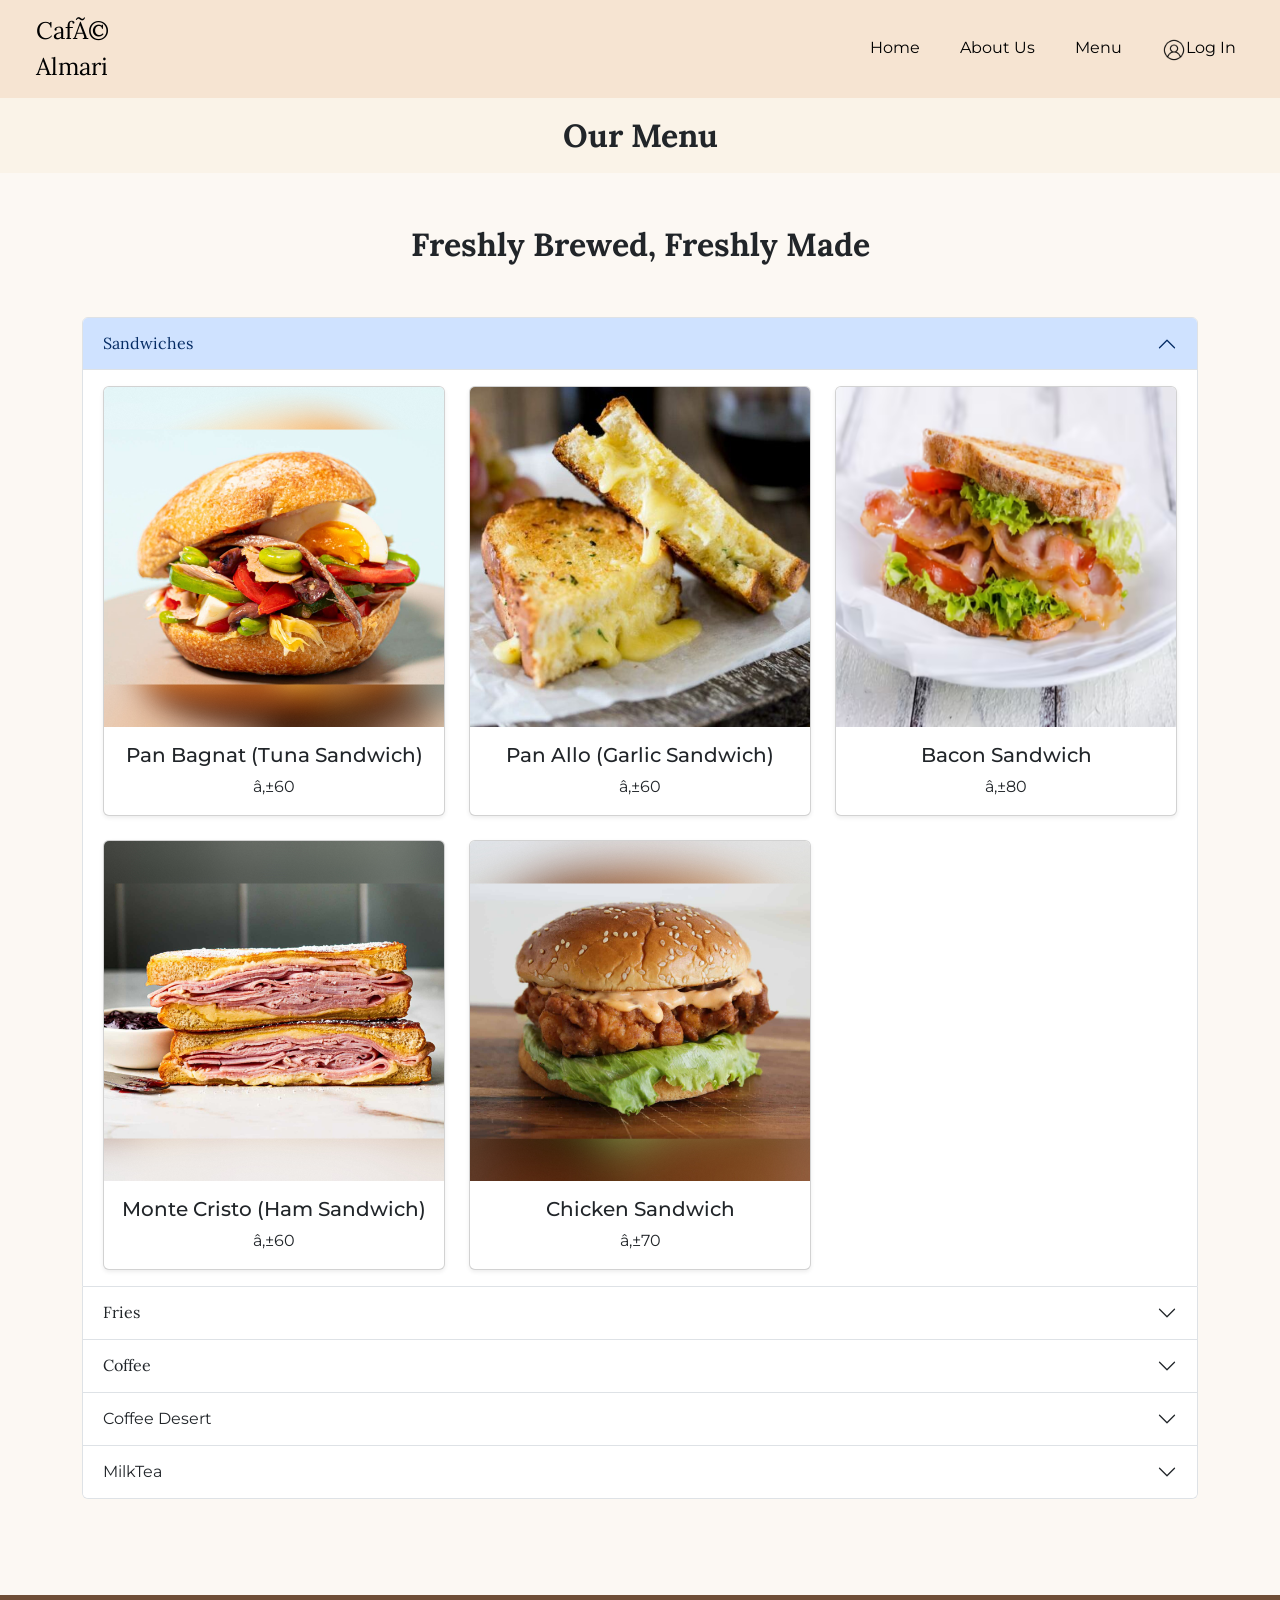
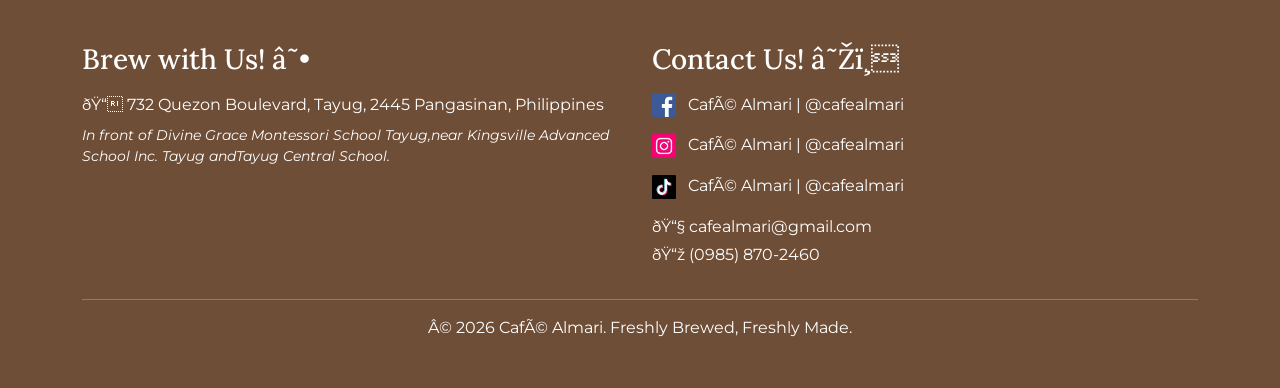
<file: Menu.html>
<!DOCTYPE html>
<html>
    <head>
        <meta name="viewport" content="width=device-width,initial-scale=1.0"/>
        <link rel="preconnect" href="https://fonts.google.com/specimen/Lora">
        <link rel="icon" type="image/png" sizes="32x32" href="icons/cafe almari.jpeg">
        <title>Menu | Café Almari</title>
        <link rel="stylesheet" href="style.css">
        <link rel="preconnect" href="https://fonts.googleapis.com">
        <link rel="preconnect" href="https://fonts.gstatic.com" crossorigin>
        <link href="https://fonts.googleapis.com/css2?family=Lora:wght@400;500;600;700&family=Montserrat:wght@300;400;500;600;700&display=swap" rel="stylesheet">
        <link href="https://cdn.jsdelivr.net/npm/bootstrap@5.3.8/dist/css/bootstrap.min.css" rel="stylesheet" integrity="sha384-sRIl4kxILFvY47J16cr9ZwB07vP4J8+LH7qKQnuqkuIAvNWLzeN8tE5YBujZqJLB" crossorigin="anonymous">
        <script src="https://cdn.jsdelivr.net/npm/bootstrap@5.3.8/dist/js/bootstrap.bundle.min.js" integrity="sha384-FKyoEForCGlyvwx9Hj09JcYn3nv7wiPVlz7YYwJrWVcXK/BmnVDxM+D2scQbITxI" crossorigin="anonymous"></script>
    </head>
    <header class="sticky-top">
        <nav class="navbar navbar-expand-md">
            <div class="container-fluid">
                <a class="navbar-brand font-Lora ms-4 fs-4" href="index.html">Café<br>Almari</a>
                <button class="navbar-toggler" type="button" data-bs-toggle="collapse" data-bs-target="#navbarTogglerDemo02" aria-controls="navbarTogglerDemo02" aria-expanded="false" aria-label="Toggle navigation">
                <span class="navbar-toggler-icon"></span>
                </button>
                <div class="collapse navbar-collapse" id="navbarTogglerDemo02">
                    <ul class="navbar-nav font-Montserrat ms-auto">
                        <li class="nav-item me-4">
                            <a class="nav-link active" aria-current="page" href="index.html">Home</a>
                        </li>
                        <li class="nav-item me-4">
                            <a class="nav-link active" aria-current="page" href="About Us.html">About Us</a>
                        </li>
                        <li class="nav-item me-4">
                            <a class="nav-link active" aria-current="page" href="Menu.html">Menu</a>
                        </li>
                        <li class="nav-item me-4">
                            <a class="nav-link active" aria-current="page" href="sign login.html">
                                <img src="icons/profile.png" alt="Logo" width="24" height="24" class="d-inline-block align-text-top">Log In</a>
                        </li>
                    </ul>
                </div>
            </div>
        </nav>
    </header>
    <body class="font-Montserrat" style="background-color: #FCF8F3;">
        <div class="container-fluid d-flex justify-content-center align-items-center font-Lora" style="height: 75px; background-color: #FAF3E8;">
            <p class="fs-2 mb-0"><b>Our Menu</b></p>
        </div>
        <div class="container py-5">
            <p class="font-Lora text-center fs-2 mb-5"><b>Freshly Brewed, Freshly Made</b></p>
        <div class="accordion" id="accordionExample">
            <div class="accordion-item">
                <h2 class="accordion-header">
                <button class="accordion-button font-Lora" type="button" data-bs-toggle="collapse" data-bs-target="#collapseOne" aria-expanded="true" aria-controls="collapseOne">
                    Sandwiches
                </button>
                </h2>
                <div id="collapseOne" class="accordion-collapse collapse show" data-bs-parent="#accordionExample">
                    <div class="accordion-body">
                        <div class="row g-4">
                            <div class="col-md-4">
                                <div class="card h-100 shadow-sm">
                                    <img src="sandwiches/tuna sandwich.jpg" class="card-img-top" alt="Pan Bagnat (Tuna Sandwich)">
                                    <div class="card-body text-center">
                                        <h5 class="font-Montserrat">Pan Bagnat (Tuna Sandwich)</h5>
                                        <p class="mb-0 font-Montserrat">₱60</p>
                                    </div>
                                </div>
                            </div>
                            <div class="col-md-4">
                                <div class="card h-100 shadow-sm">
                                    <img src="sandwiches/garlic sandwich.jpg" class="card-img-top" alt="Pan Allo (Garlic Sandwich)">
                                    <div class="card-body text-center">
                                        <h5 class="font-Montserrat">Pan Allo (Garlic Sandwich)</h5>
                                        <p class="mb-0 font-Montserrat">₱60</p>
                                    </div>
                                </div>
                            </div>
                            <div class="col-md-4">
                                <div class="card h-100 shadow-sm">
                                    <img src="sandwiches/bacon sandwich.avif" class="card-img-top" alt="Bacon Sandwich">
                                    <div class="card-body text-center">
                                        <h5 class="font-Montserrat">Bacon Sandwich</h5>
                                        <p class="mb-0 font-Montserrat">₱80</p>
                                    </div>
                                </div>
                            </div>
                            <div class="col-md-4">
                                <div class="card h-100 shadow-sm">
                                    <img src="sandwiches/ham sandwich.jpg" class="card-img-top" alt="Monte Cristo (Ham Sandwich)">
                                    <div class="card-body text-center">
                                        <h5 class="font-Montserrat">Monte Cristo (Ham Sandwich)</h5>
                                        <p class="mb-0 font-Montserrat">₱60</p>
                                    </div>
                                </div>
                            </div>
                            <div class="col-md-4">
                                <div class="card h-100 shadow-sm">
                                    <img src="sandwiches/chicken sandwich.jpg" class="card-img-top" alt="Chicken Sandwich">
                                    <div class="card-body text-center">
                                        <h5 class="font-Montserrat">Chicken Sandwich</h5>
                                        <p class="mb-0 font-Montserrat">₱70</p>
                                    </div>
                                </div>
                            </div>
                        </div>
                    </div>
                </div>
            </div>
            <div class="accordion-item">
                <h2 class="accordion-header">
                <button class="accordion-button collapsed font-Lora" type="button" data-bs-toggle="collapse" data-bs-target="#collapseTwo" aria-expanded="false" aria-controls="collapseTwo">
                    Fries
                </button>
                </h2>
                <div id="collapseTwo" class="accordion-collapse collapse" data-bs-parent="#accordionExample">
                    <div class="accordion-body">
                        <div class="row g-4">
                            <div class="col-md-4">
                                <div class="card h-100 shadow-sm">
                                    <img src="fries/salt fries.jpg" class="card-img-top" alt="Salty">
                                    <div class="card-body text-center">
                                        <h5 class="font-Montserrat">Salt</h5>
                                        <p class="mb-0 font-Montserrat">₱49</p>
                                    </div>
                                </div>
                            </div>
                            <div class="col-md-4">
                                <div class="card h-100 shadow-sm">
                                    <img src="fries/sour cream fries.jpg" class="card-img-top" alt="Sour Cream">
                                    <div class="card-body text-center">
                                        <h5 class="font-Montserrat">Sour Cream</h5>
                                        <p class="mb-0 font-Montserrat">₱49</p>
                                    </div>
                                </div>
                            </div>
                            <div class="col-md-4">
                                <div class="card h-100 shadow-sm">
                                    <img src="fries/bbq fries.jpg" class="card-img-top" alt="BBQ">
                                    <div class="card-body text-center">
                                        <h5 class="font-Montserrat">BBQ</h5>
                                        <p class="mb-0 font-Montserrat">₱49</p>
                                    </div>
                                </div>
                            </div>
                            <div class="col-md-4">
                                <div class="card h-100 shadow-sm">
                                    <img src="fries/cheese fries.png" class="card-img-top" alt="Cheesy">
                                    <div class="card-body text-center">
                                        <h5 class="font-Montserrat">Cheesy</h5>
                                        <p class="mb-0 font-Montserrat">₱49</p>
                                    </div>
                                </div>
                            </div>
                        </div>
                    </div>
                </div>
            </div>
            <div class="accordion-item">
                <h2 class="accordion-header">
                <button class="accordion-button collapsed font-Lora" type="button" data-bs-toggle="collapse" data-bs-target="#collapseThree" aria-expanded="false" aria-controls="collapseThree">
                    Coffee
                </button>
                </h2>
                <div id="collapseThree" class="accordion-collapse collapse" data-bs-parent="#accordionExample">
                    <div class="accordion-body">
                        <div class="row g-4">
                            <div class="col-md-4">
                                <div class="card h-100 shadow-sm">
                                    <img src="coffee/americano.jpg" class="card-img-top" alt="Americano">
                                    <div class="card-body text-center">
                                        <h5 class="font-Montserrat">Americano</h5>
                                        <p class="mb-0 font-Montserrat">
                                            Iced Coffee (Grande) ₱69<br>
                                            Iced Coffee (Ventidue) ₱79<br>
                                            Hot Coffee ₱69
                                        </p>
                                    </div>
                                </div>
                            </div>
                            <div class="col-md-4">
                                <div class="card h-100 shadow-sm">
                                    <img src="coffee/Cafe Latte.jpg" class="card-img-top" alt="Cafe Latte">
                                    <div class="card-body text-center">
                                        <h5 class="font-Montserrat">Cafe Latte</h5>
                                        <p class="mb-0 font-Montserrat">
                                            Iced Coffee (Grande) ₱80<br>
                                            Iced Coffee (Ventidue) ₱90<br>
                                            Hot Coffee ₱80
                                        </p>
                                    </div>
                                </div>
                            </div>
                            <div class="col-md-4">
                                <div class="card h-100 shadow-sm">
                                    <img src="coffee/Hazelnut Latte.jpg" class="card-img-top" alt="Hazelnut Latte">
                                    <div class="card-body text-center">
                                        <h5 class="font-Montserrat">Hazelnut Latte</h5>
                                        <p class="mb-0 font-Montserrat">
                                            Iced Coffee (Grande) ₱89<br>
                                            Iced Coffee (Ventidue) ₱99
                                        </p>
                                    </div>
                                </div>
                            </div>
                            <div class="col-md-4">
                                <div class="card h-100 shadow-sm">
                                    <img src="coffee/Spanish Latte.jpg" class="card-img-top" alt="Spanish Latte">
                                    <div class="card-body text-center">
                                        <h5 class="font-Montserrat">Spanish Latte</h5>
                                        <p class="mb-0 font-Montserrat">
                                            Iced Coffee (Grande) ₱89<br>
                                            Iced Coffee (Ventidue) ₱99
                                        </p>
                                    </div>
                                </div>
                            </div>
                            <div class="col-md-4">
                                <div class="card h-100 shadow-sm">
                                    <img src="coffee/Matcha Fusion.jpg" class="card-img-top" alt="Matcha Fusion">
                                    <div class="card-body text-center">
                                        <h5 class="font-Montserrat">Matcha Fusion</h5>
                                        <p class="mb-0 font-Montserrat">
                                            Iced Coffee (Grande) ₱89<br>
                                            Iced Coffee (Ventidue) ₱99
                                        </p>
                                    </div>
                                </div>
                            </div>
                            <div class="col-md-4">
                                <div class="card h-100 shadow-sm">
                                    <img src="coffee/almond latte.jpg" class="card-img-top" alt="Almond Latte">
                                    <div class="card-body text-center">
                                        <h5 class="font-Montserrat">Almond Latte</h5>
                                        <p class="mb-0 font-Montserrat">
                                            Iced Coffee (Grande) ₱80<br>
                                            Iced Coffee (Ventidue) ₱90<br>
                                            Hot Coffee ₱80
                                        </p>
                                    </div>
                                </div>
                            </div>
                            <div class="col-md-4">
                                <div class="card h-100 shadow-sm">
                                    <img src="coffee/caramel macchiato.jpg" class="card-img-top" alt="Caramel Macciato">
                                    <div class="card-body text-center">
                                        <h5 class="font-Montserrat">Caramel Macciato</h5>
                                        <p class="mb-0 font-Montserrat">
                                            Iced Coffee (Grande) ₱80<br>
                                            Iced Coffee (Ventidue) ₱90<br>
                                            Hot Coffee ₱80
                                        </p>
                                    </div>
                                </div>
                            </div>
                            <div class="col-md-4">
                                <div class="card h-100 shadow-sm">
                                    <img src="coffee/mocha.jpg" class="card-img-top" alt="Mocha">
                                    <div class="card-body text-center">
                                        <h5 class="font-Montserrat">Mocha</h5>
                                        <p class="mb-0 font-Montserrat">
                                            Iced Coffee (Grande) ₱89<br>
                                            Iced Coffee (Ventidue) ₱99
                                        </p>
                                    </div>
                                </div>
                            </div>
                            <div class="col-md-4">
                                <div class="card h-100 shadow-sm">
                                    <img src="coffee/vanilla latte.jpg" class="card-img-top" alt="Vanilla Latte">
                                    <div class="card-body text-center">
                                        <h5 class="font-Montserrat">Vanilla Latte</h5>
                                        <p class="mb-0 font-Montserrat">
                                            Iced Coffee (Grande) ₱89<br>
                                            Iced Coffee (Ventidue) ₱99
                                        </p>
                                    </div>
                                </div>
                            </div>
                            <div class="col-12">
                                <div class="alert text-center" style="background-color:#F6E4D2;">
                                    <h5 class="font-Lora mb-3">Coffee Add-Ons</h5>
                                    <strong>Extra Shot</strong> — ₱18<br>
                                    <strong>Crunchy Otap</strong> — ₱9<br>
                                    <strong>Mallow Bombs</strong> — ₱11
                                </div>
                            </div>
                        </div>
                    </div>
                </div>
            </div>
            <div class="accordion-item">
                <h2 class="accordion-header">
                <button class="accordion-button collapsed" type="button" data-bs-toggle="collapse" data-bs-target="#collapseFour" aria-expanded="false" aria-controls="collapseFour">
                    Coffee Desert
                </button>
                </h2>
                <div id="collapseFour" class="accordion-collapse collapse" data-bs-parent="#accordionExample">
                    <div class="accordion-body">
                        <div class="col-md-4">
                            <div class="card h-100 shadow-sm">
                                <img src="desert/affogato.jpg" class="card-img-top" alt="Affogato">
                                <div class="card-body text-center">
                                    <h5 class="font-Montserrat">Affogato</h5>
                                    <p class="mb-0 font-Montserrat">
                                        8 oz ₱79
                                    </p>
                                </div>
                            </div>
                        </div>
                    </div>
                </div>
            </div>
            <div class="accordion-item">
                <h2 class="accordion-header">
                <button class="accordion-button collapsed" type="button" data-bs-toggle="collapse" data-bs-target="#collapseFive" aria-expanded="false" aria-controls="collapseFive">
                    MilkTea
                </button>
                </h2>
                <div id="collapseFive" class="accordion-collapse collapse" data-bs-parent="#accordionExample">
                    <div class="accordion-body">
                        <div class="row g-4">
                            <div class="col-md-4">
                                <div class="card h-100 shadow-sm">
                                    <img src="milktea/matcha.jpg" class="card-img-top" alt="Matcha">
                                    <div class="card-body text-center">
                                        <h5 class="font-Montserrat">Matcha</h5>
                                        <p class="mb-0 font-Montserrat">
                                            16 OZ ₱38<br>
                                            22 OZ ₱48
                                        </p>
                                    </div>
                                </div>
                            </div>
                            <div class="col-md-4">
                                <div class="card h-100 shadow-sm">
                                    <img src="milktea/cookiesncream.jpg" class="card-img-top" alt="Cookies and Cream">
                                    <div class="card-body text-center">
                                        <h5 class="font-Montserrat">Cookies and Cream</h5>
                                        <p class="mb-0 font-Montserrat">
                                            16 OZ ₱38<br>
                                            22 OZ ₱48
                                        </p>
                                    </div>
                                </div>
                            </div>
                            <div class="col-md-4">
                                <div class="card h-100 shadow-sm">
                                    <img src="milktea/strawberry.jpg" class="card-img-top" alt="Strawberry">
                                    <div class="card-body text-center">
                                        <h5 class="font-Montserrat">Strawberry</h5>
                                        <p class="mb-0 font-Montserrat">
                                            16 OZ ₱38<br>
                                            22 OZ ₱48
                                        </p>
                                    </div>
                                </div>
                            </div>
                            <div class="col-md-4">
                                <div class="card h-100 shadow-sm">
                                    <img src="milktea/wintermelon.jpg" class="card-img-top" alt="Winter Melon">
                                    <div class="card-body text-center">
                                        <h5 class="font-Montserrat">Winter Melon</h5>
                                        <p class="mb-0 font-Montserrat">
                                            16 OZ ₱38<br>
                                            22 OZ ₱48
                                        </p>
                                    </div>
                                </div>
                            </div>
                            <div class="col-md-4">
                                <div class="card h-100 shadow-sm">
                                    <img src="milktea/taro.jpg" class="card-img-top" alt="Taro">
                                    <div class="card-body text-center">
                                        <h5 class="font-Montserrat">Taro</h5>
                                        <p class="mb-0 font-Montserrat">
                                            16 OZ ₱38<br>
                                            22 OZ ₱48
                                        </p>
                                    </div>
                                </div>
                            </div>
                            <div class="col-md-4">
                                <div class="card h-100 shadow-sm">
                                    <img src="milktea/choco.jpg" class="card-img-top" alt="Chocolate">
                                    <div class="card-body text-center">
                                        <h5 class="font-Montserrat">Chocolate</h5>
                                        <p class="mb-0 font-Montserrat">
                                            16 OZ ₱38<br>
                                            22 OZ ₱48
                                        </p>
                                    </div>
                                </div>
                            </div>
                        </div>
                    </div>
                </div>
            </div>
        </div>
        </div>
    </body>
    <footer class="footer py-5 mt-5" style="background-color: #6F4E37; color: white;">
        <div class="container">
            <div class="row">
                <div class="col-md-6 mb-4">
                    <h3 class="font-Lora mb-3">Brew with Us! ☕</h3>
                    <p class="mb-2">📍 732 Quezon Boulevard, Tayug, 2445 Pangasinan, Philippines</p>
                    <p class="small"><i>In front of Divine Grace Montessori School Tayug,near Kingsville Advanced School Inc. Tayug andTayug Central School.</i></p>
                </div>
                <div class="col-md-6">
                    <h3 class="font-Lora mb-3">Contact Us! ☎️</h3>
                    <p class="font-Montserrat">
                        <img src="icons/facebook.avif" width="24" class="me-2">
                        <a href="https://www.facebook.com/cafealmari" class="text-reset text-decoration-none">Café Almari | @cafealmari</a>
                    </p>
                    <p class="font-Montserrat">
                        <img src="icons/instagram.avif" width="24" class="me-2">
                        <a href="https://www.instagram.com/cafealmari" class="text-reset text-decoration-none">Café Almari | @cafealmari</a>
                    </p>
                    <p class="font-Montserrat">
                        <img src="icons/tiktok.avif" width="24" class="me-2">
                        <a href="https://www.tiktok.com/@cafealmari" class="text-reset text-decoration-none">Café Almari | @cafealmari</a>
                    </p>
                    <p class="mb-1 font-Montserrat">📧 cafealmari@gmail.com</p>
                    <p class="font-Montserrat">📞 (0985) 870-2460</p>
                </div>
            </div>
            <hr>
            <p class="text-center mb-0 font-Montserrat">© 2026 Café Almari. Freshly Brewed, Freshly Made.</p>
        </div>
    </footer>
</html>
</file>
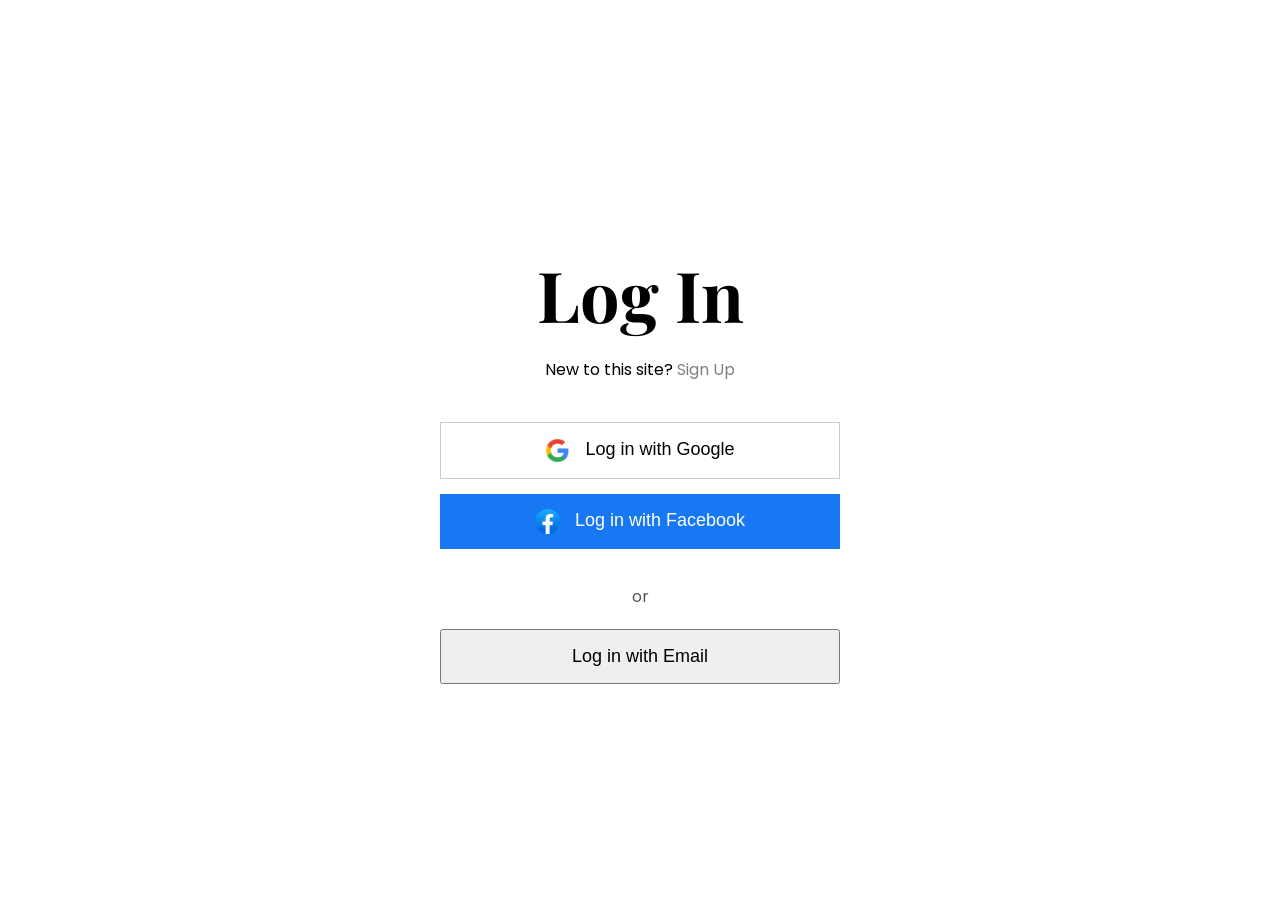
<file: sign login.html>
<!DOCTYPE html>
<html lang="en">
<head>
    <meta charset="UTF-8">
    <meta name="viewport" content="width=device-width, initial-scale=1.0">
    <title>Login</title>

    <link rel="stylesheet" href="sign login.css">

    <link href="https://fonts.googleapis.com/css2?family=Playfair+Display:wght@700&family=Poppins:wght@300;400;500&display=swap" rel="stylesheet">
</head>
<body>

    <div class="container">

    <div id="loginPage">

    <h1>Log In</h1>

    <p>
        New to this site?
        <a href="#" id="showSignup">Sign Up</a>
    </p>

    <div id="social">

        <button class="social-btn">
            <img src="images/google.webp" alt="Google">
            Log in with Google
        </button>

        <button class="social-btn facebook">
            <img src="images/facebook.webp" alt="Facebook">
            Log in with Facebook
        </button>

        <div class="divider">or</div>

        <button id="emailBtn" class="email-btn">Log in with Email</button>
    </div>

    <form id="form">
        <label>Email</label>
        <input type="email" required>

        <label>Password</label>
        <input type="password" required>

        <a href="#" class="forgot">Forgot password?</a>

        <button type="submit" class="login-btn">Log In</button>

        <div class="divider">or log in with</div>

        <div class="icons">
            <img src="images/google.webp" alt="Google">
            <img src="images/facebook.webp" alt="Facebook">
        </div>
    </form>

    </div>

    <div id="signupPage" style="display:none;">

    <h1>Sign Up</h1>

    <p>
        Already a member?
        <a href="#" id="showLogin">Log In</a>
    </p>

    <div id="signupSocial">

        <button class="social-btn">
            <img src="images/google.webp">
            Sign up with Google
        </button>

        <button class="social-btn facebook">
            <img src="images/facebook.webp">
            Sign up with Facebook
        </button>

        <div class="divider">or</div>

        <button id="signupEmailBtn" class="email-btn">
            Sign up with Email
        </button>

    </div>

    <form id="signupForm">

        <label>Full Name</label>
        <input type="text">

        <label>Email</label>
        <input type="email">

        <label>Password</label>
        <input type="password">

        <label>Confirm Password</label>
        <input type="password">

        <div class="captcha">
            <input type="checkbox">
            <span>I'm not a robot</span>
        </div>

        <button class="login-btn">
            Sign Up
        </button>

        <div class="divider">or sign up with</div>

        <div class="icons">
            <img src="images/google.webp">
            <img src="images/facebook.webp">
        </div>

    </form>

    </div>

</div>

<script src="script.js"></script>

</body>
</html>
</file>
<file: style.css>
.navbar {
    background-color: #F6E4D2;
}

.navbar-brand {
    color: #60685C;
}

.navbar-nav {
    font-family: "Montserrat", sans-serif;
}

.font-Lora {
    font-family: "Lora", serif;
}

.font-Montserrat {
    font-family: "Montserrat", sans-serif;
}
</file>
<file: sign login.css>
body {
    font-family: 'Poppins', sans-serif;
    display: flex;
    justify-content: center;
    align-items: center;
    height: 100vh;
    margin: 0;
    background: white;
}

.container {
    width: 400px;
    text-align: center;
}

h1 {
    font-family: 'Playfair Display', serif;
    font-size: 70px;
    margin-bottom: 10px;
}

p {
    margin-bottom: 40px;
}

p a {
    color: gray;
    text-decoration: none;
}

.social-btn,
.email-btn,
.login-btn {
    width: 100%;
    padding: 15px;
    margin-bottom: 15px;
    font-size: 18px;
    cursor: pointer;
}

.social-btn {
    border: 1px solid #ccc;
    background: white;
}

.social-btn img {
    width: 25px;
    vertical-align: middle;
    margin-right: 10px;
}

.facebook {
    background: #1877F2;
    color: white;
    border: none;
}

.divider {
    margin: 20px 0;
    color: #555;
}

form {
    display: none;
    text-align: left;
}

label {
    display: block;
    margin-top: 15px;
}

input {
    width: 100%;
    border: none;
    border-bottom: 1px solid black;
    padding: 10px 0;
    margin-bottom: 20px;
    font-size: 16px;
}

.forgot {
    display: block;
    margin-bottom: 20px;
    color: black;
}

.login-btn {
    background: #6b7265;
    color: white;
    border: none;
}

.icons {
    text-align: center;
}

.icons img {
    width: 40px;
    margin: 0 10px;
}

.captcha{

    border:1px solid #ccc;

    padding:18px;

    margin:20px 0;

    display:flex;

    align-items:center;

    gap:12px;

}

.captcha input{

    width:20px;

    height:20px;

}
</file>
